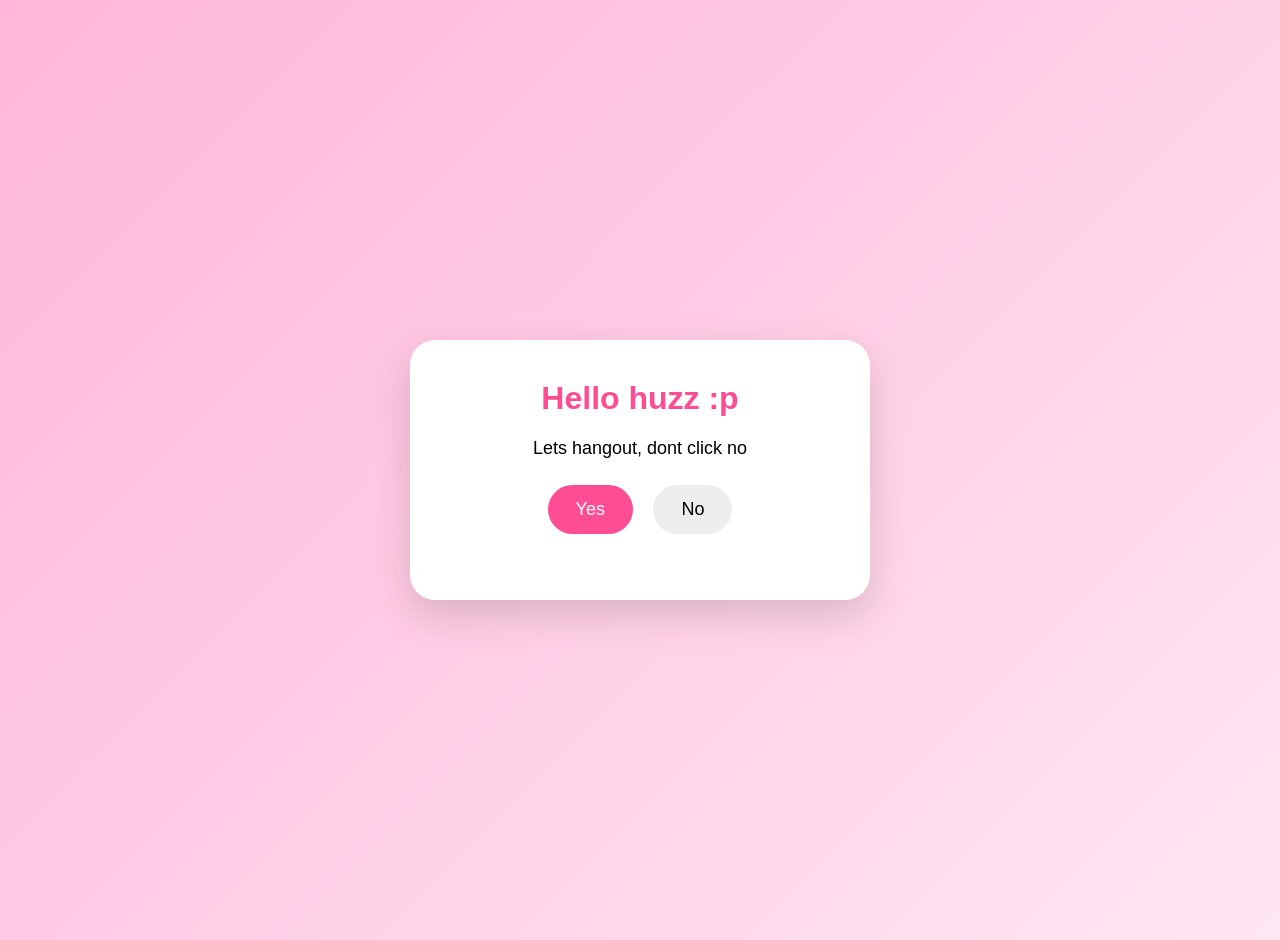
<file: index.html>
<!DOCTYPE html>
<html lang="en">
<head>
<meta charset="UTF-8">
<meta name="viewport" content="width=device-width, initial-scale=1.0">

<style>

/* ============================================================
   IMPORTANT — SETUP STEP:
   Replace the value of FORMSPREE_URL near the bottom of the
   <script> with your own Formspree endpoint so answers reach
   your email. See the chat message for the 2-minute setup.
   ============================================================ */

.bubble{
    position:fixed;
    background:#ff4d94;
    color:white;
    padding:10px 15px;
    border-radius:20px;
    font-size:14px;
    box-shadow:0 5px 15px rgba(0,0,0,0.2);
    z-index:1000;
    animation: fadeOut 4s forwards;
}

@keyframes fadeOut{
    0%{opacity:1;}
    80%{opacity:1;}
    100%{opacity:0;}
}

.fullscreen-msg{
    position:fixed;
    top:0;
    left:0;
    width:100%;
    height:100%;
    background:linear-gradient(135deg,#ffb6d9,#ffe6f2);
    display:flex;
    justify-content:center;
    align-items:center;
    font-size:40px;
    color:#ff4d94;
    z-index:9999;
    text-align:center;
    padding:20px;
}

.heart{
    position:fixed;
    font-size:24px;
    animation: fall 4s linear forwards;
    z-index:10000;
}

@keyframes fall{
    0%{
        transform: translateY(-50px);
        opacity:1;
    }
    100%{
        transform: translateY(100vh);
        opacity:0;
    }
}

body{
    margin:0;
    min-height:100vh;
    display:flex;
    justify-content:center;
    align-items:center;
    font-family:Arial;
    background: linear-gradient(135deg,#ffb6d9,#ffe6f2);
    padding: 20px;
}

.card{
    background:white;
    padding:clamp(20px, 4vw, 40px);
    border-radius:25px;
    text-align:center;
    box-shadow:0 15px 40px rgba(0,0,0,0.15);
    width:min(90%, 380px);
}

h1{
    color:#ff4d94;
    font-size:clamp(22px, 4vw, 32px);
    margin-top: 0;
}

p{
    font-size:clamp(14px, 2.5vw, 18px);
}

button{
    padding:clamp(10px, 2vw, 14px) clamp(18px, 3vw, 28px);
    margin:8px;
    border:none;
    border-radius:25px;
    font-size:clamp(14px, 2.5vw, 18px);
    cursor:pointer;
    transition: transform 0.15s ease, opacity 0.15s ease;
}

.yes{
    background:#ff4d94;
    color:white;
}

.no{
    background:#eee;
}

/* screens after "yes" */
.screen { display: none; }
.screen.active { display: block; }

.choice-grid{
    display:flex;
    gap:12px;
    justify-content:center;
    margin: 18px 0;
    flex-wrap: wrap;
}

.choice-card{
    flex: 1 1 130px;
    max-width: 150px;
    background:#ffe6f2;
    border: 2px solid transparent;
    border-radius: 18px;
    padding: 16px 8px;
    cursor: pointer;
    font-size: 15px;
    font-weight: bold;
    color:#ff4d94;
    transition: border-color 0.15s ease, transform 0.15s ease;
}
.choice-card .emoji{ display:block; font-size:28px; margin-bottom:6px; }
.choice-card.selected{ border-color:#ff4d94; transform: translateY(-2px); background:#ffd1e8; }

.day-grid{
    display:flex;
    gap:8px;
    justify-content:center;
    margin: 16px 0;
    flex-wrap: wrap;
}

.day-pill{
    background:#eee;
    border-radius:20px;
    padding: 8px 14px;
    font-size: 14px;
    font-weight: bold;
    color:#555;
    cursor:pointer;
    border: 2px solid transparent;
}
.day-pill.selected{
    background:#ff4d94;
    color:white;
    border-color:#ff4d94;
}

.submit-btn{
    background:#ff4d94;
    color:white;
    width: 100%;
    opacity: 0.5;
    pointer-events: none;
}
.submit-btn.ready{ opacity:1; pointer-events:auto; }

.status-note{
    font-size: 13px;
    color: #999;
    min-height: 18px;
    margin-top: 10px;
}

@media (max-width:600px){

    .card{
        padding:25px;
    }

    h1{
        font-size:24px;
    }

    p{
        font-size:16px;
    }

    button{
        font-size:15px;
        padding:10px 18px;
    }

    .fullscreen-msg{
        font-size:clamp(26px, 5vw, 48px);
    }
}

</style>
</head>

<body>

<div class="card" id="askCard">
    <h1>Hello huzz :p </h1>
    <p>Lets hangout, dont click no</p>

    <button class="yes" id="yesBtn" onclick="yesClick()">Yes</button>
    <button class="no" id="noBtn" onclick="noClick()">No</button>

    <p id="msg"></p>
</div>

<div class="card screen" id="pickCard">
    <h1>Yay hehemuehe</h1>
    <p>Okay, what do you want to do</p>

    <div class="choice-grid" id="typeGrid">
        <div class="choice-card" data-value="Baking date"><span class="emoji">🧁</span>Baking - prob brownies </div>
        <div class="choice-card" data-value="Art date outside"><span class="emoji">🎨</span>Art portraits </div>
    </div>

    <p>and which days are you free?</p>
    <div class="day-grid" id="dayGrid">
        <div class="day-pill" data-value="Monday">Mon</div>
        <div class="day-pill" data-value="Wednesday">Wed</div>
        <div class="day-pill" data-value="Thursday">Thu</div>
        <div class="day-pill" data-value="Friday">Fri</div>
    </div>

    <button class="submit-btn" id="submitBtn" onclick="submitChoice()"> Confirm :3</button>
    <p class="status-note" id="statusNote">&nbsp;</p>
</div>

<div class="card screen" id="doneCard">
    <h1 id="doneHeadline">Perfect ❤️</h1>
    <p id="doneSub">He'll see it and lock in the plan.</p>
</div>

<script>

let noCount = 0;

let noMessages = [
"Are you sure?",
"Did you click no by mistake?",
"Just say you hate me",
"I'll keep calling you buddy",
"yeaaa, must have plans with your other girlfriendsss",
"I already planned it",
"You are running out of No clicks :>",
"Stop pressing No ughhh",
"I’m waiting ",
"Bro don't pmo",
"I'll kill you if u don't stop saying no",
"Pendejo >:( "
];

function heartConfetti(){
    for(let i=0;i<40;i++){
        let heart = document.createElement("div");
        heart.className = "heart";
        heart.innerHTML = "💖";
        heart.style.left = Math.random()*100 + "vw";
        heart.style.animationDuration = (3 + Math.random()*2) + "s";
        document.body.appendChild(heart);
        setTimeout(()=> heart.remove(),5000);
    }
}

function yesClick(){
    heartConfetti();
    document.getElementById('askCard').style.display = 'none';
    document.getElementById('pickCard').classList.add('active');
}

function noClick(){

    let yesBtn = document.querySelector(".yes");
    let noBtn = document.getElementById("noBtn");

    if(noCount < noMessages.length){

        let bubble = document.createElement("div");
        bubble.className = "bubble";
        bubble.innerText = noMessages[noCount];
        bubble.style.top = Math.random()*80 + "%";
        bubble.style.left = Math.random()*80 + "%";
        document.body.appendChild(bubble);
        setTimeout(()=> bubble.remove(),4000);

        noCount++;

        // "no" shrinks a little each time instead of moving away
        let scale = Math.max(0.15, 1 - noCount * 0.08);
        noBtn.style.transform = "scale(" + scale + ")";
        noBtn.style.opacity = Math.max(0.15, scale);

        yesBtn.style.transform = "scale(" + (1 + noCount * 0.1) + ")";

        // once it's basically invisible, treat further attempts as a yes
        if (scale <= 0.15) {
            noBtn.style.pointerEvents = "none";
        }

    } else {
        yesClick();
    }
}

// ---- date type + day picking ----
let chosenType = null;
let chosenDays = new Set();

document.querySelectorAll('#typeGrid .choice-card').forEach(card => {
    card.addEventListener('click', () => {
        document.querySelectorAll('#typeGrid .choice-card').forEach(c => c.classList.remove('selected'));
        card.classList.add('selected');
        chosenType = card.dataset.value;
        updateSubmitState();
    });
});

document.querySelectorAll('#dayGrid .day-pill').forEach(pill => {
    pill.addEventListener('click', () => {
        pill.classList.toggle('selected');
        const val = pill.dataset.value;
        if (chosenDays.has(val)) chosenDays.delete(val);
        else chosenDays.add(val);
        updateSubmitState();
    });
});

function updateSubmitState(){
    const submitBtn = document.getElementById('submitBtn');
    const ready = chosenType && chosenDays.size > 0;
    submitBtn.classList.toggle('ready', ready);
}

// Replace this with your own Formspree endpoint (see setup instructions)
const FORMSPREE_URL = "https://formspree.io/f/xlgyqydk";

async function submitChoice(){
    if (!chosenType || chosenDays.size === 0) return;

    const statusNote = document.getElementById('statusNote');
    const submitBtn = document.getElementById('submitBtn');
    submitBtn.disabled = true;
    statusNote.textContent = "sending...";

    const daysList = Array.from(chosenDays).join(", ");

    try {
        await fetch(FORMSPREE_URL, {
            method: "POST",
            headers: { "Content-Type": "application/json", "Accept": "application/json" },
            body: JSON.stringify({
                dateType: chosenType,
                availableDays: daysList,
                message: `Anton picked: ${chosenType}, available: ${daysList}`
            })
        });
    } catch (err) {
        console.error("Formspree submit failed:", err);
        // fail silently for the user — the moment stays sweet either way
    }

    document.getElementById('pickCard').classList.remove('active');
    const doneCard = document.getElementById('doneCard');
    doneCard.classList.add('active');
    document.getElementById('doneHeadline').textContent = "Ur mine now ❤️";
    document.getElementById('doneSub').textContent =
        `${chosenType}, ${daysList} yippieeeee`;
}

</script>

</body>
</html>
</file>
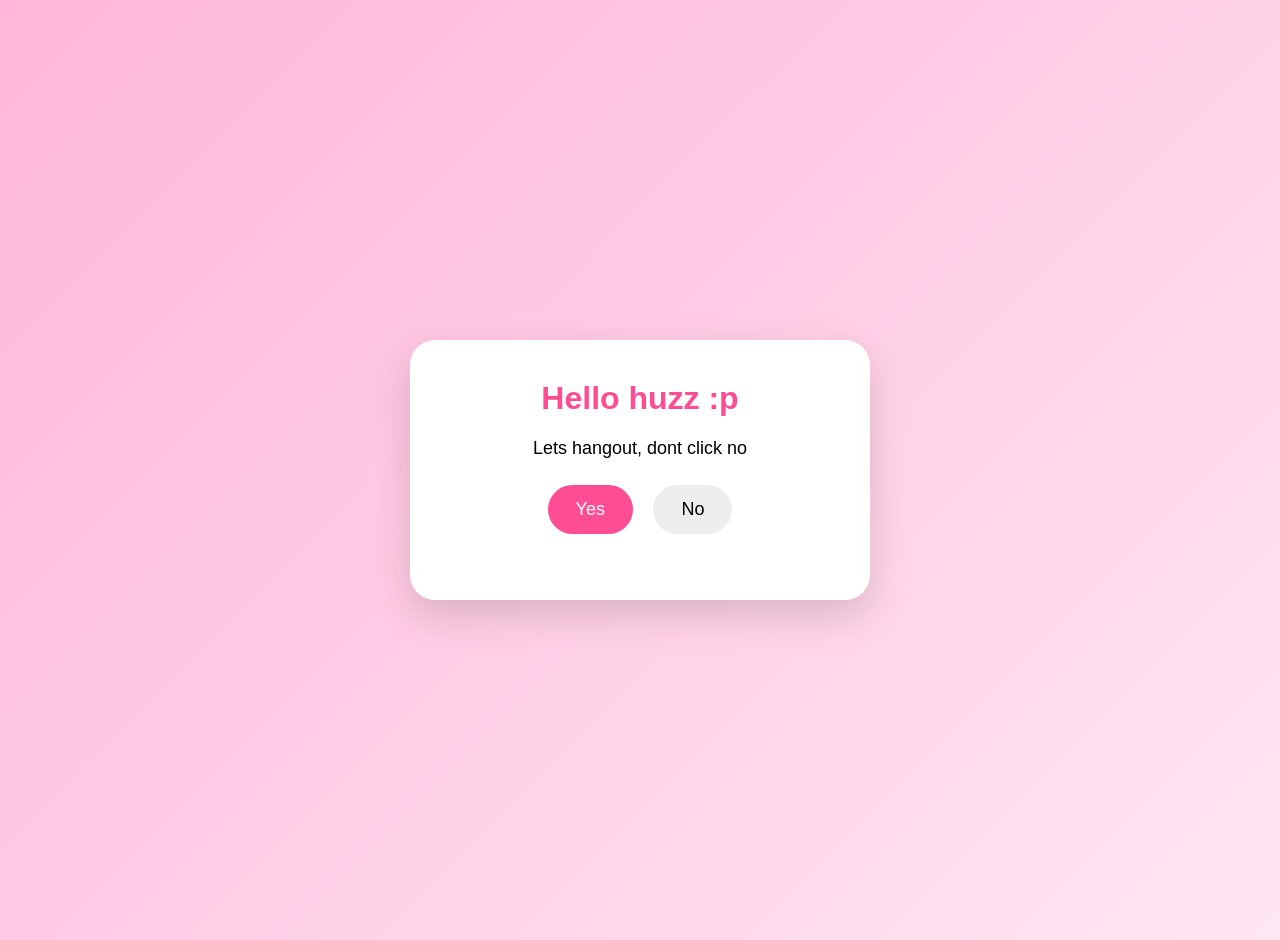
<file: date.html>
<!DOCTYPE html>
<html lang="en">
<head>
<meta charset="UTF-8">
<meta name="viewport" content="width=device-width, initial-scale=1.0">

<style>

/* ============================================================
   IMPORTANT — SETUP STEP:
   Replace the value of FORMSPREE_URL near the bottom of the
   <script> with your own Formspree endpoint so answers reach
   your email. See the chat message for the 2-minute setup.
   ============================================================ */

.bubble{
    position:fixed;
    background:#ff4d94;
    color:white;
    padding:10px 15px;
    border-radius:20px;
    font-size:14px;
    box-shadow:0 5px 15px rgba(0,0,0,0.2);
    z-index:1000;
    animation: fadeOut 4s forwards;
}

@keyframes fadeOut{
    0%{opacity:1;}
    80%{opacity:1;}
    100%{opacity:0;}
}

.fullscreen-msg{
    position:fixed;
    top:0;
    left:0;
    width:100%;
    height:100%;
    background:linear-gradient(135deg,#ffb6d9,#ffe6f2);
    display:flex;
    justify-content:center;
    align-items:center;
    font-size:40px;
    color:#ff4d94;
    z-index:9999;
    text-align:center;
    padding:20px;
}

.heart{
    position:fixed;
    font-size:24px;
    animation: fall 4s linear forwards;
    z-index:10000;
}

@keyframes fall{
    0%{
        transform: translateY(-50px);
        opacity:1;
    }
    100%{
        transform: translateY(100vh);
        opacity:0;
    }
}

body{
    margin:0;
    min-height:100vh;
    display:flex;
    justify-content:center;
    align-items:center;
    font-family:Arial;
    background: linear-gradient(135deg,#ffb6d9,#ffe6f2);
    padding: 20px;
}

.card{
    background:white;
    padding:clamp(20px, 4vw, 40px);
    border-radius:25px;
    text-align:center;
    box-shadow:0 15px 40px rgba(0,0,0,0.15);
    width:min(90%, 380px);
}

h1{
    color:#ff4d94;
    font-size:clamp(22px, 4vw, 32px);
    margin-top: 0;
}

p{
    font-size:clamp(14px, 2.5vw, 18px);
}

button{
    padding:clamp(10px, 2vw, 14px) clamp(18px, 3vw, 28px);
    margin:8px;
    border:none;
    border-radius:25px;
    font-size:clamp(14px, 2.5vw, 18px);
    cursor:pointer;
    transition: transform 0.15s ease, opacity 0.15s ease;
}

.yes{
    background:#ff4d94;
    color:white;
}

.no{
    background:#eee;
}

/* screens after "yes" */
.screen { display: none; }
.screen.active { display: block; }

.choice-grid{
    display:flex;
    gap:12px;
    justify-content:center;
    margin: 18px 0;
    flex-wrap: wrap;
}

.choice-card{
    flex: 1 1 130px;
    max-width: 150px;
    background:#ffe6f2;
    border: 2px solid transparent;
    border-radius: 18px;
    padding: 16px 8px;
    cursor: pointer;
    font-size: 15px;
    font-weight: bold;
    color:#ff4d94;
    transition: border-color 0.15s ease, transform 0.15s ease;
}
.choice-card .emoji{ display:block; font-size:28px; margin-bottom:6px; }
.choice-card.selected{ border-color:#ff4d94; transform: translateY(-2px); background:#ffd1e8; }

.day-grid{
    display:flex;
    gap:8px;
    justify-content:center;
    margin: 16px 0;
    flex-wrap: wrap;
}

.day-pill{
    background:#eee;
    border-radius:20px;
    padding: 8px 14px;
    font-size: 14px;
    font-weight: bold;
    color:#555;
    cursor:pointer;
    border: 2px solid transparent;
}
.day-pill.selected{
    background:#ff4d94;
    color:white;
    border-color:#ff4d94;
}

.submit-btn{
    background:#ff4d94;
    color:white;
    width: 100%;
    opacity: 0.5;
    pointer-events: none;
}
.submit-btn.ready{ opacity:1; pointer-events:auto; }

.status-note{
    font-size: 13px;
    color: #999;
    min-height: 18px;
    margin-top: 10px;
}

@media (max-width:600px){

    .card{
        padding:25px;
    }

    h1{
        font-size:24px;
    }

    p{
        font-size:16px;
    }

    button{
        font-size:15px;
        padding:10px 18px;
    }

    .fullscreen-msg{
        font-size:clamp(26px, 5vw, 48px);
    }
}

</style>
</head>

<body>

<div class="card" id="askCard">
    <h1>Hello huzz :p </h1>
    <p>Lets hangout, dont click no</p>

    <button class="yes" id="yesBtn" onclick="yesClick()">Yes</button>
    <button class="no" id="noBtn" onclick="noClick()">No</button>

    <p id="msg"></p>
</div>

<div class="card screen" id="pickCard">
    <h1>Yay hehemuehe</h1>
    <p>Okay, what do you want to do</p>

    <div class="choice-grid" id="typeGrid">
        <div class="choice-card" data-value="Baking date"><span class="emoji">🧁</span>Baking - prob brownies </div>
        <div class="choice-card" data-value="Art date outside"><span class="emoji">🎨</span>Art portraits </div>
    </div>

    <p>and which days are you free?</p>
    <div class="day-grid" id="dayGrid">
        <div class="day-pill" data-value="Monday">Mon</div>
        <div class="day-pill" data-value="Wednesday">Wed</div>
        <div class="day-pill" data-value="Thursday">Thu</div>
        <div class="day-pill" data-value="Friday">Fri</div>
    </div>

    <button class="submit-btn" id="submitBtn" onclick="submitChoice()"> Confirm :3</button>
    <p class="status-note" id="statusNote">&nbsp;</p>
</div>

<div class="card screen" id="doneCard">
    <h1 id="doneHeadline">Perfect ❤️</h1>
    <p id="doneSub">He'll see it and lock in the plan.</p>
</div>

<script>

let noCount = 0;

let noMessages = [
"Are you sure?",
"Did you click no by mistake?",
"Just say you hate me",
"I'll keep calling you buddy",
"yeaaa, must have plans with your other girlfriendsss",
"I already planned it",
"You are running out of No clicks :>",
"Stop pressing No ughhh",
"I’m waiting ",
"Bro dont pmo",
"I'll kill you if u dont stop saying no",
"Whyy are u not clicking yes huhh",
"Do you have somewhere else to be huh?",
"Ok, yeah I didnt even want to",
"You cant escape me",
"PICK YES ALREADY",
"I'll pull up to your house rn dont pmo",
"Pendejo >:( "
];

function heartConfetti(){
    for(let i=0;i<40;i++){
        let heart = document.createElement("div");
        heart.className = "heart";
        heart.innerHTML = "💖";
        heart.style.left = Math.random()*100 + "vw";
        heart.style.animationDuration = (3 + Math.random()*2) + "s";
        document.body.appendChild(heart);
        setTimeout(()=> heart.remove(),5000);
    }
}

function yesClick(){
    heartConfetti();
    document.getElementById('askCard').style.display = 'none';
    document.getElementById('pickCard').classList.add('active');
}

function noClick(){

    let yesBtn = document.querySelector(".yes");
    let noBtn = document.getElementById("noBtn");

    if(noCount < noMessages.length){

        let bubble = document.createElement("div");
        bubble.className = "bubble";
        bubble.innerText = noMessages[noCount];
        bubble.style.top = Math.random()*80 + "%";
        bubble.style.left = Math.random()*80 + "%";
        document.body.appendChild(bubble);
        setTimeout(()=> bubble.remove(),4000);

        noCount++;

        // "no" shrinks a little each time instead of moving away
        let scale = Math.max(0.15, 1 - noCount * 0.08);
        noBtn.style.transform = "scale(" + scale + ")";
        noBtn.style.opacity = Math.max(0.15, scale);

        yesBtn.style.transform = "scale(" + (1 + noCount * 0.1) + ")";

        // once it's basically invisible, treat further attempts as a yes
        if (scale <= 0.15) {
            noBtn.style.pointerEvents = "none";
        }

    } else {
        yesClick();
    }
}

// ---- date type + day picking ----
let chosenType = null;
let chosenDays = new Set();

document.querySelectorAll('#typeGrid .choice-card').forEach(card => {
    card.addEventListener('click', () => {
        document.querySelectorAll('#typeGrid .choice-card').forEach(c => c.classList.remove('selected'));
        card.classList.add('selected');
        chosenType = card.dataset.value;
        updateSubmitState();
    });
});

document.querySelectorAll('#dayGrid .day-pill').forEach(pill => {
    pill.addEventListener('click', () => {
        pill.classList.toggle('selected');
        const val = pill.dataset.value;
        if (chosenDays.has(val)) chosenDays.delete(val);
        else chosenDays.add(val);
        updateSubmitState();
    });
});

function updateSubmitState(){
    const submitBtn = document.getElementById('submitBtn');
    const ready = chosenType && chosenDays.size > 0;
    submitBtn.classList.toggle('ready', ready);
}

// Replace this with your own Formspree endpoint (see setup instructions)
const FORMSPREE_URL = "https://formspree.io/f/xlgyqydk";

async function submitChoice(){
    if (!chosenType || chosenDays.size === 0) return;

    const statusNote = document.getElementById('statusNote');
    const submitBtn = document.getElementById('submitBtn');
    submitBtn.disabled = true;
    statusNote.textContent = "sending...";

    const daysList = Array.from(chosenDays).join(", ");

    try {
        await fetch(FORMSPREE_URL, {
            method: "POST",
            headers: { "Content-Type": "application/json", "Accept": "application/json" },
            body: JSON.stringify({
                dateType: chosenType,
                availableDays: daysList,
                message: `Anton picked: ${chosenType}, available: ${daysList}`
            })
        });
    } catch (err) {
        console.error("Formspree submit failed:", err);
        // fail silently for the user — the moment stays sweet either way
    }

    document.getElementById('pickCard').classList.remove('active');
    const doneCard = document.getElementById('doneCard');
    doneCard.classList.add('active');
    document.getElementById('doneHeadline').textContent = "Ur mine now ❤️";
    document.getElementById('doneSub').textContent =
        `${chosenType}, ${daysList} yippieeeee`;
}

</script>

</body>
</html>
</file>
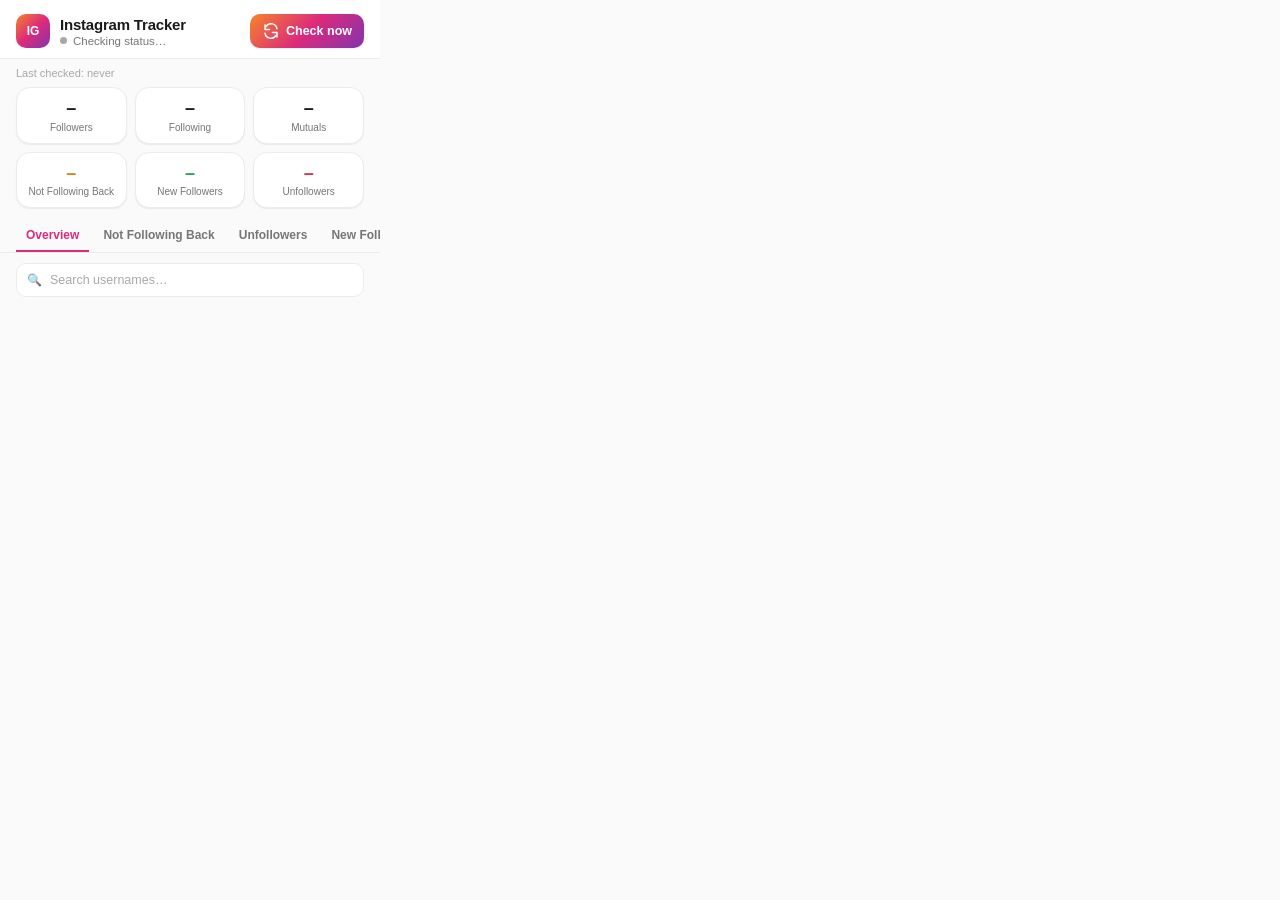
<file: instagram-unfollow-tracker/popup.html>
<!DOCTYPE html>
<html lang="en">
<head>
  <meta charset="UTF-8" />
  <title>Instagram Tracker</title>
  <link rel="stylesheet" href="popup.css" />
</head>
<body>
  <div class="app">
    <header class="header">
      <div class="header-title">
        <div class="header-icon">IG</div>
        <div>
          <h1>Instagram Tracker</h1>
          <div class="status-row">
            <span id="statusDot" class="status-dot status-unknown"></span>
            <span id="statusText" class="status-text">Checking status…</span>
          </div>
        </div>
      </div>
      <button id="refreshBtn" class="refresh-btn" title="Check now">
        <svg id="refreshIcon" width="18" height="18" viewBox="0 0 24 24" fill="none" xmlns="http://www.w3.org/2000/svg">
          <path d="M4 4v6h6M20 20v-6h-6M20 9a8 8 0 00-14.6-3M4 15a8 8 0 0014.6 3" stroke="currentColor" stroke-width="2" stroke-linecap="round" stroke-linejoin="round"/>
        </svg>
        <span id="refreshLabel">Check now</span>
      </button>
    </header>

    <div id="progressBar" class="progress-bar hidden">
      <div class="progress-fill"></div>
      <span id="progressText" class="progress-text">Connecting to Instagram…</span>
    </div>

    <div class="last-checked">
      Last checked: <span id="lastChecked">never</span>
    </div>

    <section class="stats-grid">
      <div class="stat-card">
        <div class="stat-value" id="statFollowers">–</div>
        <div class="stat-label">Followers</div>
      </div>
      <div class="stat-card">
        <div class="stat-value" id="statFollowing">–</div>
        <div class="stat-label">Following</div>
      </div>
      <div class="stat-card">
        <div class="stat-value" id="statMutuals">–</div>
        <div class="stat-label">Mutuals</div>
      </div>
      <div class="stat-card highlight-amber">
        <div class="stat-value" id="statNotFollowingBack">–</div>
        <div class="stat-label">Not Following Back</div>
      </div>
      <div class="stat-card highlight-green">
        <div class="stat-value" id="statNewFollowers">–</div>
        <div class="stat-label">New Followers</div>
      </div>
      <div class="stat-card highlight-red">
        <div class="stat-value" id="statUnfollowers">–</div>
        <div class="stat-label">Unfollowers</div>
      </div>
    </section>

    <nav class="tabs" id="tabs">
      <button class="tab active" data-tab="overview">Overview</button>
      <button class="tab" data-tab="notFollowingBack">Not Following Back</button>
      <button class="tab" data-tab="unfollowers">Unfollowers</button>
      <button class="tab" data-tab="newFollowers">New Followers</button>
      <button class="tab" data-tab="mutuals">Mutuals</button>
    </nav>

    <div class="search-wrap">
      <span class="search-icon">🔍</span>
      <input id="searchInput" type="text" placeholder="Search usernames…" />
    </div>

    <main id="listContainer" class="list-container">
      <!-- Populated by popup.js -->
    </main>
  </div>

  <script src="popup.js"></script>
</body>
</html>
</file>
<file: instagram-unfollow-tracker/popup.css>
:root {
  --bg: #fafafa;
  --card-bg: #ffffff;
  --border: #ececec;
  --text-primary: #1a1a1a;
  --text-secondary: #767676;
  --text-tertiary: #a8a8a8;
  --accent-start: #f58529;
  --accent-mid: #dd2a7b;
  --accent-end: #8134af;
  --green: #2e9e5b;
  --red: #e0304a;
  --amber: #c98a1a;
  --shadow-sm: 0 1px 2px rgba(0, 0, 0, 0.04), 0 1px 1px rgba(0, 0, 0, 0.03);
  --shadow-md: 0 4px 14px rgba(0, 0, 0, 0.08);
  --radius: 14px;
}

* {
  box-sizing: border-box;
}

body {
  margin: 0;
  width: 380px;
  max-height: 600px;
  font-family: -apple-system, BlinkMacSystemFont, "Segoe UI", Roboto, Helvetica, Arial, sans-serif;
  background: var(--bg);
  color: var(--text-primary);
}

.app {
  display: flex;
  flex-direction: column;
  height: 600px;
}

/* ---------- Header ---------- */
.header {
  display: flex;
  align-items: center;
  justify-content: space-between;
  padding: 14px 16px 10px;
  background: var(--card-bg);
  border-bottom: 1px solid var(--border);
}

.header-title {
  display: flex;
  align-items: center;
  gap: 10px;
}

.header-icon {
  width: 34px;
  height: 34px;
  border-radius: 10px;
  display: flex;
  align-items: center;
  justify-content: center;
  font-weight: 700;
  font-size: 12px;
  color: white;
  background: linear-gradient(135deg, var(--accent-start), var(--accent-mid), var(--accent-end));
  flex-shrink: 0;
}

.header h1 {
  font-size: 15px;
  margin: 0 0 2px;
  font-weight: 700;
  letter-spacing: -0.2px;
}

.status-row {
  display: flex;
  align-items: center;
  gap: 6px;
}

.status-dot {
  width: 7px;
  height: 7px;
  border-radius: 50%;
  background: var(--text-tertiary);
  flex-shrink: 0;
}

.status-dot.status-connected {
  background: var(--green);
}

.status-dot.status-disconnected {
  background: var(--red);
}

.status-dot.status-unknown {
  background: var(--text-tertiary);
}

.status-text {
  font-size: 11.5px;
  color: var(--text-secondary);
}

.refresh-btn {
  display: flex;
  align-items: center;
  gap: 6px;
  border: none;
  background: linear-gradient(135deg, var(--accent-start), var(--accent-mid), var(--accent-end));
  color: white;
  font-size: 12.5px;
  font-weight: 600;
  padding: 8px 12px;
  border-radius: 10px;
  cursor: pointer;
  transition: transform 0.12s ease, box-shadow 0.12s ease, opacity 0.12s ease;
  box-shadow: var(--shadow-sm);
}

.refresh-btn:hover {
  transform: translateY(-1px);
  box-shadow: var(--shadow-md);
}

.refresh-btn:active {
  transform: translateY(0);
}

.refresh-btn:disabled {
  opacity: 0.6;
  cursor: default;
  transform: none;
}

.refresh-btn svg {
  transition: transform 0.6s ease;
}

.refresh-btn.spinning svg {
  animation: spin 1s linear infinite;
}

@keyframes spin {
  from { transform: rotate(0deg); }
  to { transform: rotate(360deg); }
}

/* ---------- Progress bar ---------- */
.progress-bar {
  position: relative;
  background: #f1f1f1;
  height: 30px;
  overflow: hidden;
}

.progress-bar.hidden {
  display: none;
}

.progress-fill {
  position: absolute;
  inset: 0;
  background: linear-gradient(90deg, transparent, rgba(221, 42, 123, 0.18), transparent);
  width: 40%;
  animation: sweep 1.2s ease-in-out infinite;
}

@keyframes sweep {
  0% { left: -40%; }
  100% { left: 100%; }
}

.progress-text {
  position: relative;
  z-index: 1;
  display: block;
  text-align: center;
  line-height: 30px;
  font-size: 11.5px;
  color: var(--text-secondary);
  font-weight: 500;
}

/* ---------- Last checked ---------- */
.last-checked {
  padding: 8px 16px;
  font-size: 11px;
  color: var(--text-tertiary);
}

/* ---------- Stats grid ---------- */
.stats-grid {
  display: grid;
  grid-template-columns: repeat(3, 1fr);
  gap: 8px;
  padding: 0 16px 12px;
}

.stat-card {
  background: var(--card-bg);
  border: 1px solid var(--border);
  border-radius: var(--radius);
  padding: 10px 8px;
  text-align: center;
  box-shadow: var(--shadow-sm);
  transition: transform 0.12s ease, box-shadow 0.12s ease;
}

.stat-card:hover {
  transform: translateY(-2px);
  box-shadow: var(--shadow-md);
}

.stat-value {
  font-size: 18px;
  font-weight: 700;
  line-height: 1.2;
}

.stat-label {
  font-size: 10px;
  color: var(--text-secondary);
  margin-top: 2px;
  font-weight: 500;
}

.stat-card.highlight-amber .stat-value { color: var(--amber); }
.stat-card.highlight-green .stat-value { color: var(--green); }
.stat-card.highlight-red .stat-value { color: var(--red); }

/* ---------- Tabs ---------- */
.tabs {
  display: flex;
  gap: 4px;
  padding: 0 16px;
  overflow-x: auto;
  border-bottom: 1px solid var(--border);
  scrollbar-width: none;
}

.tabs::-webkit-scrollbar {
  display: none;
}

.tab {
  flex-shrink: 0;
  border: none;
  background: transparent;
  color: var(--text-secondary);
  font-size: 12px;
  font-weight: 600;
  padding: 8px 10px;
  cursor: pointer;
  border-bottom: 2px solid transparent;
  transition: color 0.12s ease, border-color 0.12s ease;
  white-space: nowrap;
}

.tab:hover {
  color: var(--text-primary);
}

.tab.active {
  color: var(--accent-mid);
  border-bottom-color: var(--accent-mid);
}

/* ---------- Search ---------- */
.search-wrap {
  display: flex;
  align-items: center;
  gap: 6px;
  margin: 10px 16px;
  padding: 8px 10px;
  background: var(--card-bg);
  border: 1px solid var(--border);
  border-radius: 10px;
}

.search-icon {
  font-size: 12px;
}

.search-wrap input {
  border: none;
  outline: none;
  font-size: 12.5px;
  width: 100%;
  background: transparent;
  color: var(--text-primary);
}

.search-wrap input::placeholder {
  color: var(--text-tertiary);
}

/* ---------- List ---------- */
.list-container {
  flex: 1;
  overflow-y: auto;
  padding: 0 16px 16px;
}

.user-row {
  display: flex;
  align-items: center;
  gap: 10px;
  padding: 8px;
  border-radius: 10px;
  transition: background 0.12s ease;
}

.user-row:hover {
  background: #f5f5f5;
}

.user-avatar {
  width: 36px;
  height: 36px;
  border-radius: 50%;
  object-fit: cover;
  background: #eee;
  flex-shrink: 0;
}

.user-avatar.placeholder {
  display: flex;
  align-items: center;
  justify-content: center;
  font-size: 13px;
  font-weight: 700;
  color: white;
  background: linear-gradient(135deg, var(--accent-start), var(--accent-mid), var(--accent-end));
}

.user-info {
  flex: 1;
  min-width: 0;
}

.user-username {
  font-size: 13px;
  font-weight: 600;
  color: var(--text-primary);
  white-space: nowrap;
  overflow: hidden;
  text-overflow: ellipsis;
}

.user-status {
  font-size: 10.5px;
  color: var(--text-secondary);
}

.user-link {
  flex-shrink: 0;
  font-size: 11px;
  font-weight: 600;
  color: var(--accent-mid);
  text-decoration: none;
  border: 1px solid var(--accent-mid);
  padding: 5px 9px;
  border-radius: 8px;
  transition: background 0.12s ease, color 0.12s ease;
}

.user-link:hover {
  background: var(--accent-mid);
  color: white;
}

/* ---------- Empty / error states ---------- */
.empty-state {
  text-align: center;
  padding: 40px 20px;
  color: var(--text-secondary);
  font-size: 13px;
  line-height: 1.5;
}

.empty-state .emoji {
  font-size: 26px;
  display: block;
  margin-bottom: 8px;
}

.error-state {
  margin: 10px 16px;
  padding: 12px;
  border-radius: 10px;
  background: #fdeceb;
  color: var(--red);
  font-size: 12px;
  line-height: 1.5;
}
</file>
